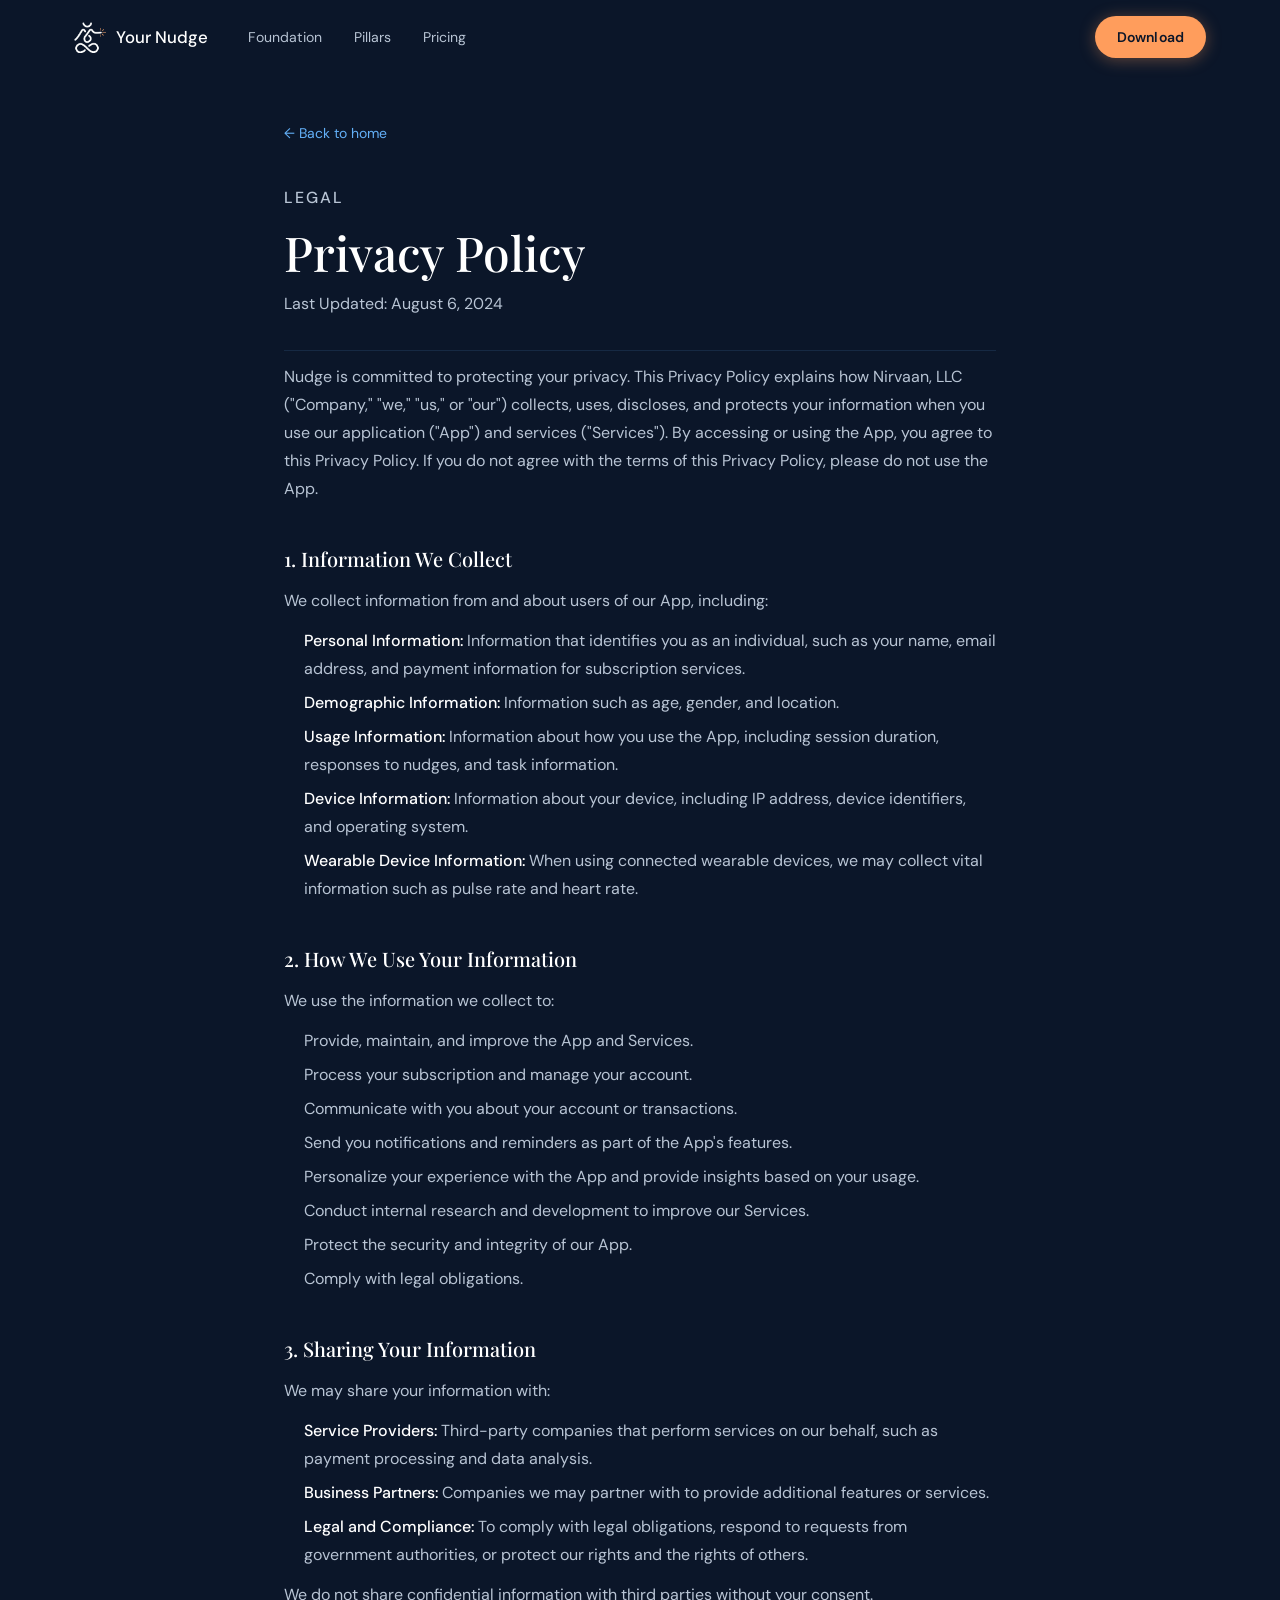
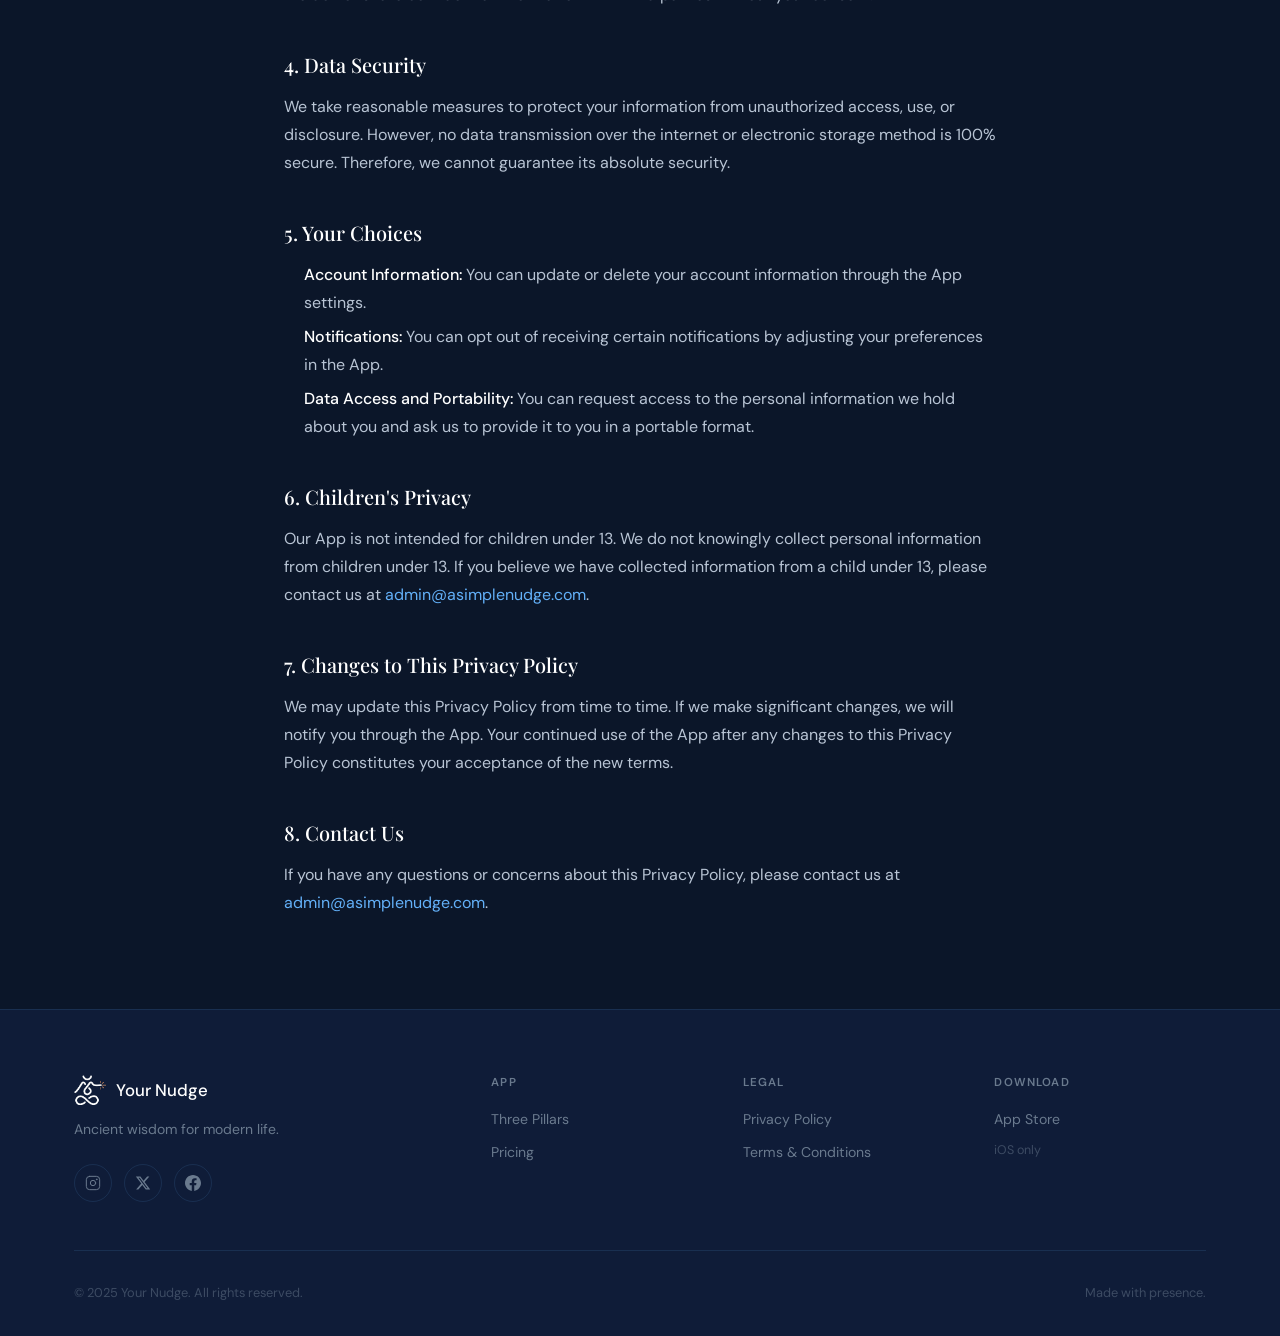
<file: privacy.html>
<!DOCTYPE html>
<html lang="en">
<head>
  <meta charset="UTF-8" />
  <meta name="viewport" content="width=device-width, initial-scale=1.0" />
  <title>Privacy Policy — Your Nudge</title>
  <meta name="description" content="Privacy Policy for Your Nudge, a mindfulness app by Nirvaan, LLC." />
  <link rel="preconnect" href="https://fonts.googleapis.com" />
  <link rel="preconnect" href="https://fonts.gstatic.com" crossorigin />
  <link href="https://fonts.googleapis.com/css2?family=Playfair+Display:ital,wght@0,400;0,500;0,700;1,400;1,500&family=DM+Sans:opsz,wght@9..40,300;9..40,400;9..40,500;9..40,600&display=swap" rel="stylesheet" />
  <link rel="stylesheet" href="css/styles.css" />
  <style>
    .legal {
      max-width: 760px;
      margin: 0 auto;
      padding: 120px 24px 80px;
    }
    .legal__eyebrow {
      font-family: 'DM Sans', sans-serif;
      font-size: 0.8rem;
      font-weight: 500;
      letter-spacing: 0.12em;
      text-transform: uppercase;
      color: var(--blue);
      margin-bottom: 16px;
    }
    .legal h1 {
      font-family: 'Playfair Display', serif;
      font-size: clamp(2rem, 5vw, 3rem);
      font-weight: 500;
      color: var(--text);
      margin-bottom: 8px;
      line-height: 1.2;
    }
    .legal__meta {
      font-size: 0.875rem;
      color: var(--text-dim);
      margin-bottom: 56px;
      padding-bottom: 32px;
      border-bottom: 1px solid var(--border);
    }
    .legal h2 {
      font-family: 'Playfair Display', serif;
      font-size: 1.25rem;
      font-weight: 500;
      color: var(--text);
      margin: 40px 0 12px;
    }
    .legal p,
    .legal li {
      font-family: 'DM Sans', sans-serif;
      font-size: 1rem;
      line-height: 1.75;
      color: var(--text-mid);
      margin-bottom: 12px;
    }
    .legal ul {
      padding-left: 20px;
      margin-bottom: 12px;
    }
    .legal li {
      margin-bottom: 6px;
    }
    .legal li strong {
      color: var(--text);
      font-weight: 500;
    }
    .legal a {
      color: var(--blue);
      text-decoration: none;
    }
    .legal a:hover {
      text-decoration: underline;
    }
    .legal__back {
      display: inline-flex;
      align-items: center;
      gap: 6px;
      font-family: 'DM Sans', sans-serif;
      font-size: 0.875rem;
      color: var(--text-dim);
      text-decoration: none;
      margin-bottom: 40px;
      transition: color 0.2s;
    }
    .legal__back:hover { color: var(--blue); }
  </style>
</head>
<body>

  <!-- NAV -->
  <nav class="nav" id="nav">
    <div class="nav__inner">
      <a href="/" class="nav__logo">
        <img src="assets/ic_nudge_logo.png" alt="Your Nudge logo mark" width="32" height="32" />
        <span>Your Nudge</span>
      </a>
      <ul class="nav__links">
        <li><a href="/#foundation" class="nav__link">Foundation</a></li>
        <li><a href="/#pillars" class="nav__link">Pillars</a></li>
        <li><a href="/#pricing" class="nav__link">Pricing</a></li>
      </ul>
      <a href="https://apps.apple.com/us/app/your-nudge/id6739236420" class="btn btn--nav" target="_blank" rel="noopener">Download</a>
      <button class="nav__burger" id="navBurger" aria-label="Toggle menu">
        <span></span><span></span><span></span>
      </button>
    </div>
  </nav>

  <!-- MOBILE MENU -->
  <div class="mobile-menu" id="mobileMenu">
    <ul>
      <li><a href="/#foundation">Foundation</a></li>
      <li><a href="/#pillars">Pillars</a></li>
      <li><a href="/#pricing">Pricing</a></li>
      <li><a href="https://apps.apple.com/us/app/your-nudge/id6739236420" target="_blank" rel="noopener">Download</a></li>
    </ul>
  </div>

  <main>
    <div class="legal">
      <a href="/" class="legal__back">← Back to home</a>
      <p class="legal__eyebrow">Legal</p>
      <h1>Privacy Policy</h1>
      <p class="legal__meta">Last Updated: August 6, 2024</p>

      <p>Nudge is committed to protecting your privacy. This Privacy Policy explains how Nirvaan, LLC ("Company," "we," "us," or "our") collects, uses, discloses, and protects your information when you use our application ("App") and services ("Services"). By accessing or using the App, you agree to this Privacy Policy. If you do not agree with the terms of this Privacy Policy, please do not use the App.</p>

      <h2>1. Information We Collect</h2>
      <p>We collect information from and about users of our App, including:</p>
      <ul>
        <li><strong>Personal Information:</strong> Information that identifies you as an individual, such as your name, email address, and payment information for subscription services.</li>
        <li><strong>Demographic Information:</strong> Information such as age, gender, and location.</li>
        <li><strong>Usage Information:</strong> Information about how you use the App, including session duration, responses to nudges, and task information.</li>
        <li><strong>Device Information:</strong> Information about your device, including IP address, device identifiers, and operating system.</li>
        <li><strong>Wearable Device Information:</strong> When using connected wearable devices, we may collect vital information such as pulse rate and heart rate.</li>
      </ul>

      <h2>2. How We Use Your Information</h2>
      <p>We use the information we collect to:</p>
      <ul>
        <li>Provide, maintain, and improve the App and Services.</li>
        <li>Process your subscription and manage your account.</li>
        <li>Communicate with you about your account or transactions.</li>
        <li>Send you notifications and reminders as part of the App's features.</li>
        <li>Personalize your experience with the App and provide insights based on your usage.</li>
        <li>Conduct internal research and development to improve our Services.</li>
        <li>Protect the security and integrity of our App.</li>
        <li>Comply with legal obligations.</li>
      </ul>

      <h2>3. Sharing Your Information</h2>
      <p>We may share your information with:</p>
      <ul>
        <li><strong>Service Providers:</strong> Third-party companies that perform services on our behalf, such as payment processing and data analysis.</li>
        <li><strong>Business Partners:</strong> Companies we may partner with to provide additional features or services.</li>
        <li><strong>Legal and Compliance:</strong> To comply with legal obligations, respond to requests from government authorities, or protect our rights and the rights of others.</li>
      </ul>
      <p>We do not share confidential information with third parties without your consent.</p>

      <h2>4. Data Security</h2>
      <p>We take reasonable measures to protect your information from unauthorized access, use, or disclosure. However, no data transmission over the internet or electronic storage method is 100% secure. Therefore, we cannot guarantee its absolute security.</p>

      <h2>5. Your Choices</h2>
      <ul>
        <li><strong>Account Information:</strong> You can update or delete your account information through the App settings.</li>
        <li><strong>Notifications:</strong> You can opt out of receiving certain notifications by adjusting your preferences in the App.</li>
        <li><strong>Data Access and Portability:</strong> You can request access to the personal information we hold about you and ask us to provide it to you in a portable format.</li>
      </ul>

      <h2>6. Children's Privacy</h2>
      <p>Our App is not intended for children under 13. We do not knowingly collect personal information from children under 13. If you believe we have collected information from a child under 13, please contact us at <a href="mailto:admin@asimplenudge.com">admin@asimplenudge.com</a>.</p>

      <h2>7. Changes to This Privacy Policy</h2>
      <p>We may update this Privacy Policy from time to time. If we make significant changes, we will notify you through the App. Your continued use of the App after any changes to this Privacy Policy constitutes your acceptance of the new terms.</p>

      <h2>8. Contact Us</h2>
      <p>If you have any questions or concerns about this Privacy Policy, please contact us at <a href="mailto:admin@asimplenudge.com">admin@asimplenudge.com</a>.</p>
    </div>
  </main>

  <!-- FOOTER -->
  <footer class="footer">
    <div class="container">
      <div class="footer__top">
        <div class="footer__brand">
          <a href="/" class="nav__logo">
            <img src="assets/ic_nudge_logo.png" alt="Your Nudge logo mark" width="28" height="28" />
            <span>Your Nudge</span>
          </a>
          <p>Ancient wisdom for modern life.</p>
          <div class="footer__social">
            <a href="https://www.instagram.com/a.simple.nudge/" aria-label="Instagram" target="_blank" rel="noopener">
              <svg viewBox="0 0 24 24" fill="none" stroke="currentColor" stroke-width="1.5" stroke-linecap="round" stroke-linejoin="round"><rect x="2" y="2" width="20" height="20" rx="5"/><circle cx="12" cy="12" r="4"/><circle cx="17.5" cy="6.5" r="0.5" fill="currentColor"/></svg>
            </a>
            <a href="https://x.com/simplenudge" aria-label="X / Twitter" target="_blank" rel="noopener">
              <svg viewBox="0 0 24 24" fill="currentColor"><path d="M18.244 2.25h3.308l-7.227 8.26 8.502 11.24H16.17l-5.214-6.817L4.99 21.75H1.68l7.73-8.835L1.254 2.25H8.08l4.713 6.231zm-1.161 17.52h1.833L7.084 4.126H5.117z"/></svg>
            </a>
            <a href="https://www.facebook.com/ASimpleNudge" aria-label="Facebook" target="_blank" rel="noopener">
              <svg viewBox="0 0 24 24" fill="currentColor"><path d="M24 12.073c0-6.627-5.373-12-12-12s-12 5.373-12 12c0 5.99 4.388 10.954 10.125 11.854v-8.385H7.078v-3.47h3.047V9.43c0-3.007 1.792-4.669 4.533-4.669 1.312 0 2.686.235 2.686.235v2.953H15.83c-1.491 0-1.956.925-1.956 1.874v2.25h3.328l-.532 3.47h-2.796v8.385C19.612 23.027 24 18.062 24 12.073z"/></svg>
            </a>
          </div>
        </div>
        <div class="footer__nav">
          <div class="footer__col">
            <h4>App</h4>
            <a href="/#pillars">Three Pillars</a>
            <a href="/#pricing">Pricing</a>
          </div>
          <div class="footer__col">
            <h4>Legal</h4>
            <a href="/privacy.html">Privacy Policy</a>
            <a href="/terms.html">Terms &amp; Conditions</a>
          </div>
          <div class="footer__col">
            <h4>Download</h4>
            <a href="https://apps.apple.com/us/app/your-nudge/id6739236420" target="_blank" rel="noopener">App Store</a>
            <p class="footer__ios">iOS only</p>
          </div>
        </div>
      </div>
      <div class="footer__bottom">
        <p>&copy; 2025 Your Nudge. All rights reserved.</p>
        <p>Made with presence.</p>
      </div>
    </div>
  </footer>

  <script src="js/main.js"></script>
</body>
</html>
</file>
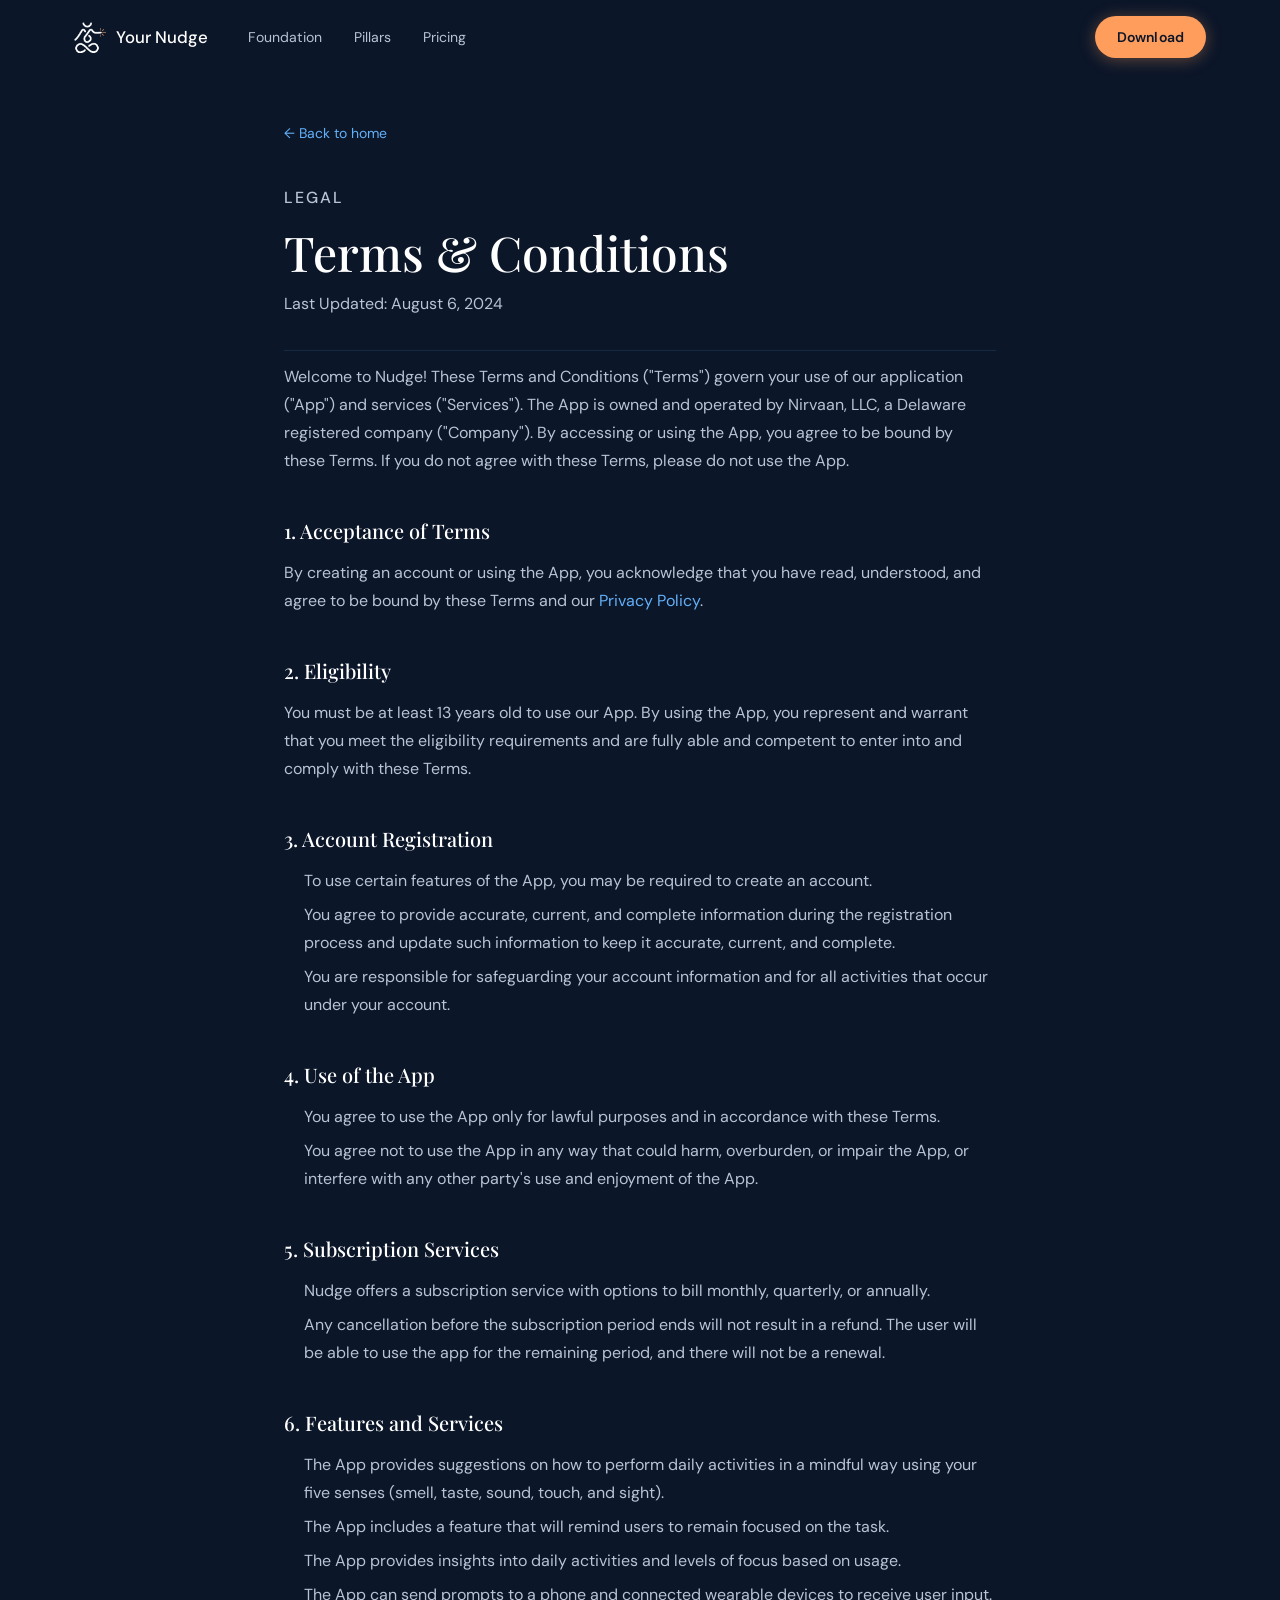
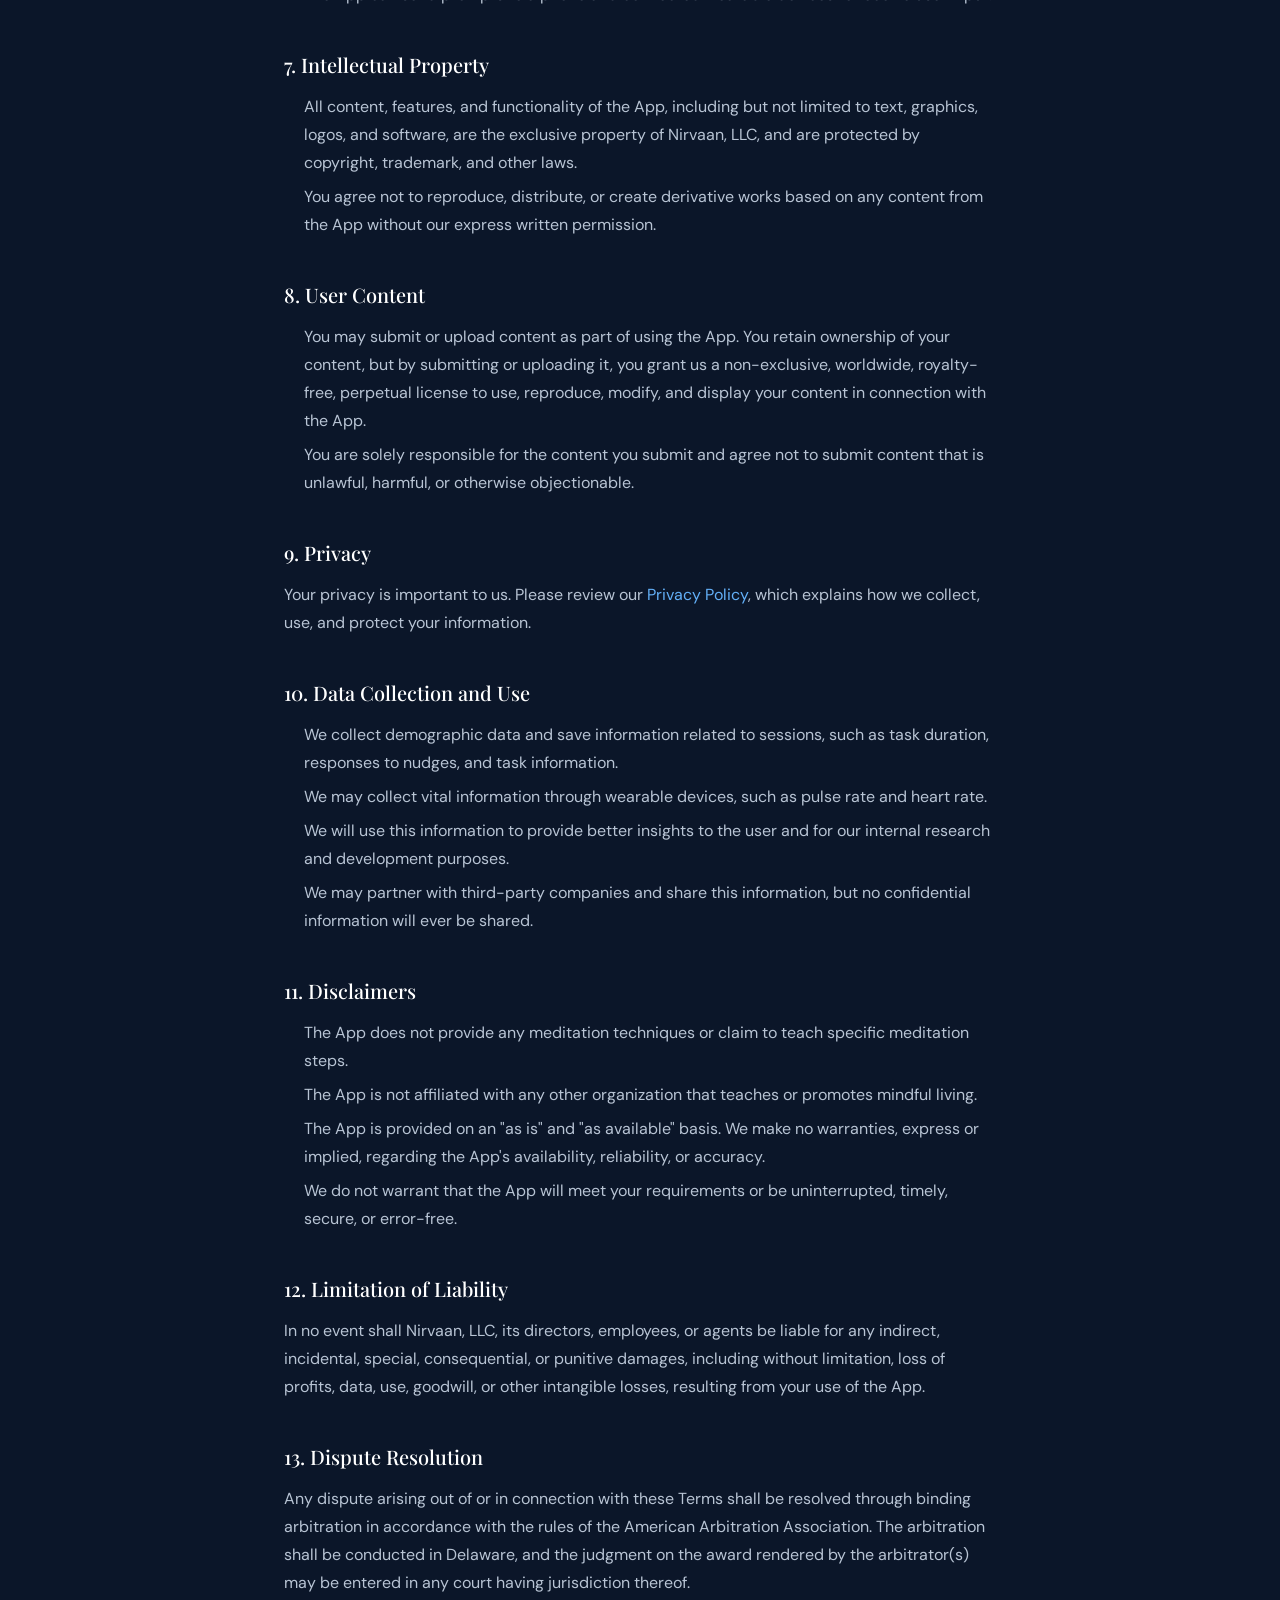
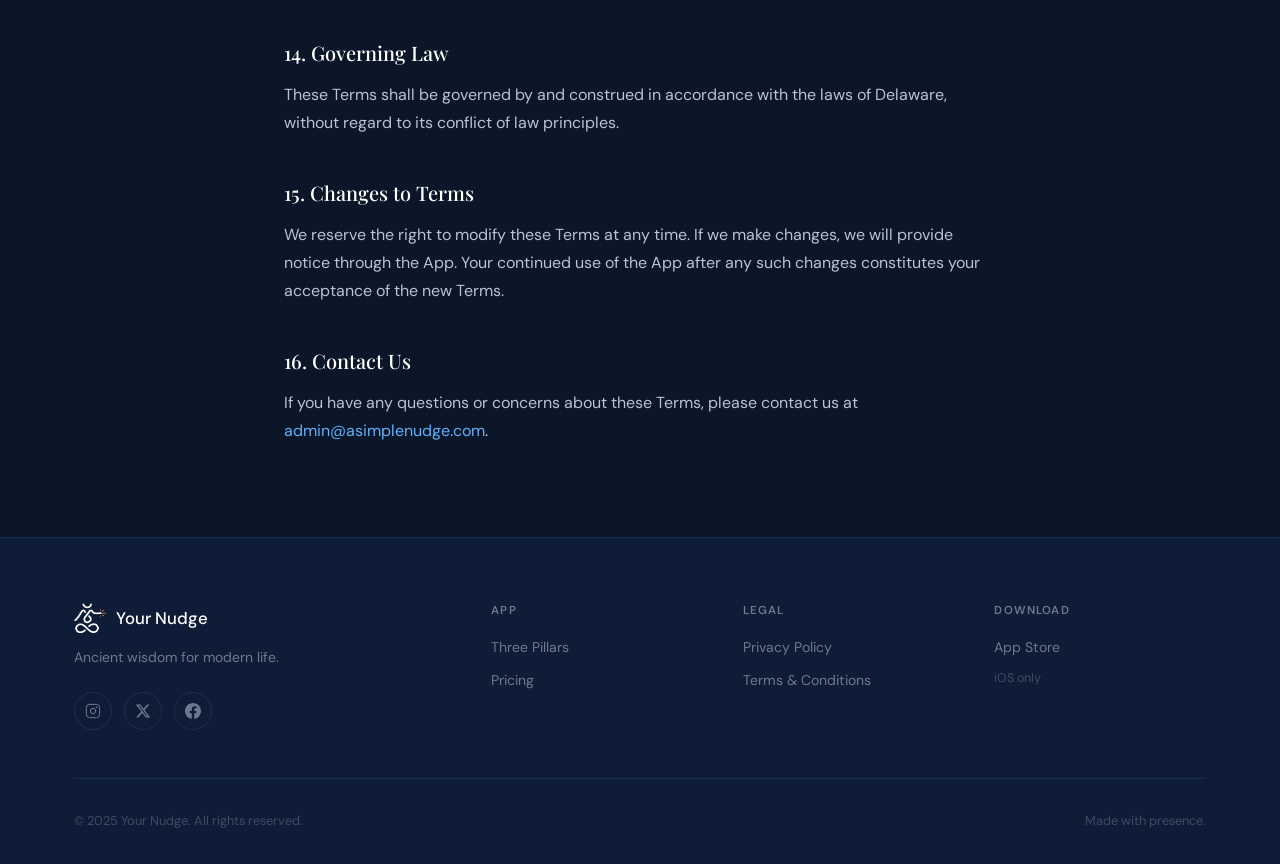
<file: terms.html>
<!DOCTYPE html>
<html lang="en">
<head>
  <meta charset="UTF-8" />
  <meta name="viewport" content="width=device-width, initial-scale=1.0" />
  <title>Terms &amp; Conditions — Your Nudge</title>
  <meta name="description" content="Terms and Conditions for Your Nudge, a mindfulness app by Nirvaan, LLC." />
  <link rel="preconnect" href="https://fonts.googleapis.com" />
  <link rel="preconnect" href="https://fonts.gstatic.com" crossorigin />
  <link href="https://fonts.googleapis.com/css2?family=Playfair+Display:ital,wght@0,400;0,500;0,700;1,400;1,500&family=DM+Sans:opsz,wght@9..40,300;9..40,400;9..40,500;9..40,600&display=swap" rel="stylesheet" />
  <link rel="stylesheet" href="css/styles.css" />
  <style>
    .legal {
      max-width: 760px;
      margin: 0 auto;
      padding: 120px 24px 80px;
    }
    .legal__eyebrow {
      font-family: 'DM Sans', sans-serif;
      font-size: 0.8rem;
      font-weight: 500;
      letter-spacing: 0.12em;
      text-transform: uppercase;
      color: var(--blue);
      margin-bottom: 16px;
    }
    .legal h1 {
      font-family: 'Playfair Display', serif;
      font-size: clamp(2rem, 5vw, 3rem);
      font-weight: 500;
      color: var(--text);
      margin-bottom: 8px;
      line-height: 1.2;
    }
    .legal__meta {
      font-size: 0.875rem;
      color: var(--text-dim);
      margin-bottom: 56px;
      padding-bottom: 32px;
      border-bottom: 1px solid var(--border);
    }
    .legal h2 {
      font-family: 'Playfair Display', serif;
      font-size: 1.25rem;
      font-weight: 500;
      color: var(--text);
      margin: 40px 0 12px;
    }
    .legal p,
    .legal li {
      font-family: 'DM Sans', sans-serif;
      font-size: 1rem;
      line-height: 1.75;
      color: var(--text-mid);
      margin-bottom: 12px;
    }
    .legal ul {
      padding-left: 20px;
      margin-bottom: 12px;
    }
    .legal li {
      margin-bottom: 6px;
    }
    .legal li strong {
      color: var(--text);
      font-weight: 500;
    }
    .legal a {
      color: var(--blue);
      text-decoration: none;
    }
    .legal a:hover {
      text-decoration: underline;
    }
    .legal__back {
      display: inline-flex;
      align-items: center;
      gap: 6px;
      font-family: 'DM Sans', sans-serif;
      font-size: 0.875rem;
      color: var(--text-dim);
      text-decoration: none;
      margin-bottom: 40px;
      transition: color 0.2s;
    }
    .legal__back:hover { color: var(--blue); }
  </style>
</head>
<body>

  <!-- NAV -->
  <nav class="nav" id="nav">
    <div class="nav__inner">
      <a href="/" class="nav__logo">
        <img src="assets/ic_nudge_logo.png" alt="Your Nudge logo mark" width="32" height="32" />
        <span>Your Nudge</span>
      </a>
      <ul class="nav__links">
        <li><a href="/#foundation" class="nav__link">Foundation</a></li>
        <li><a href="/#pillars" class="nav__link">Pillars</a></li>
        <li><a href="/#pricing" class="nav__link">Pricing</a></li>
      </ul>
      <a href="https://apps.apple.com/us/app/your-nudge/id6739236420" class="btn btn--nav" target="_blank" rel="noopener">Download</a>
      <button class="nav__burger" id="navBurger" aria-label="Toggle menu">
        <span></span><span></span><span></span>
      </button>
    </div>
  </nav>

  <!-- MOBILE MENU -->
  <div class="mobile-menu" id="mobileMenu">
    <ul>
      <li><a href="/#foundation">Foundation</a></li>
      <li><a href="/#pillars">Pillars</a></li>
      <li><a href="/#pricing">Pricing</a></li>
      <li><a href="https://apps.apple.com/us/app/your-nudge/id6739236420" target="_blank" rel="noopener">Download</a></li>
    </ul>
  </div>

  <main>
    <div class="legal">
      <a href="/" class="legal__back">← Back to home</a>
      <p class="legal__eyebrow">Legal</p>
      <h1>Terms &amp; Conditions</h1>
      <p class="legal__meta">Last Updated: August 6, 2024</p>

      <p>Welcome to Nudge! These Terms and Conditions ("Terms") govern your use of our application ("App") and services ("Services"). The App is owned and operated by Nirvaan, LLC, a Delaware registered company ("Company"). By accessing or using the App, you agree to be bound by these Terms. If you do not agree with these Terms, please do not use the App.</p>

      <h2>1. Acceptance of Terms</h2>
      <p>By creating an account or using the App, you acknowledge that you have read, understood, and agree to be bound by these Terms and our <a href="/privacy.html">Privacy Policy</a>.</p>

      <h2>2. Eligibility</h2>
      <p>You must be at least 13 years old to use our App. By using the App, you represent and warrant that you meet the eligibility requirements and are fully able and competent to enter into and comply with these Terms.</p>

      <h2>3. Account Registration</h2>
      <ul>
        <li>To use certain features of the App, you may be required to create an account.</li>
        <li>You agree to provide accurate, current, and complete information during the registration process and update such information to keep it accurate, current, and complete.</li>
        <li>You are responsible for safeguarding your account information and for all activities that occur under your account.</li>
      </ul>

      <h2>4. Use of the App</h2>
      <ul>
        <li>You agree to use the App only for lawful purposes and in accordance with these Terms.</li>
        <li>You agree not to use the App in any way that could harm, overburden, or impair the App, or interfere with any other party's use and enjoyment of the App.</li>
      </ul>

      <h2>5. Subscription Services</h2>
      <ul>
        <li>Nudge offers a subscription service with options to bill monthly, quarterly, or annually.</li>
        <li>Any cancellation before the subscription period ends will not result in a refund. The user will be able to use the app for the remaining period, and there will not be a renewal.</li>
      </ul>

      <h2>6. Features and Services</h2>
      <ul>
        <li>The App provides suggestions on how to perform daily activities in a mindful way using your five senses (smell, taste, sound, touch, and sight).</li>
        <li>The App includes a feature that will remind users to remain focused on the task.</li>
        <li>The App provides insights into daily activities and levels of focus based on usage.</li>
        <li>The App can send prompts to a phone and connected wearable devices to receive user input.</li>
      </ul>

      <h2>7. Intellectual Property</h2>
      <ul>
        <li>All content, features, and functionality of the App, including but not limited to text, graphics, logos, and software, are the exclusive property of Nirvaan, LLC, and are protected by copyright, trademark, and other laws.</li>
        <li>You agree not to reproduce, distribute, or create derivative works based on any content from the App without our express written permission.</li>
      </ul>

      <h2>8. User Content</h2>
      <ul>
        <li>You may submit or upload content as part of using the App. You retain ownership of your content, but by submitting or uploading it, you grant us a non-exclusive, worldwide, royalty-free, perpetual license to use, reproduce, modify, and display your content in connection with the App.</li>
        <li>You are solely responsible for the content you submit and agree not to submit content that is unlawful, harmful, or otherwise objectionable.</li>
      </ul>

      <h2>9. Privacy</h2>
      <p>Your privacy is important to us. Please review our <a href="/privacy.html">Privacy Policy</a>, which explains how we collect, use, and protect your information.</p>

      <h2>10. Data Collection and Use</h2>
      <ul>
        <li>We collect demographic data and save information related to sessions, such as task duration, responses to nudges, and task information.</li>
        <li>We may collect vital information through wearable devices, such as pulse rate and heart rate.</li>
        <li>We will use this information to provide better insights to the user and for our internal research and development purposes.</li>
        <li>We may partner with third-party companies and share this information, but no confidential information will ever be shared.</li>
      </ul>

      <h2>11. Disclaimers</h2>
      <ul>
        <li>The App does not provide any meditation techniques or claim to teach specific meditation steps.</li>
        <li>The App is not affiliated with any other organization that teaches or promotes mindful living.</li>
        <li>The App is provided on an "as is" and "as available" basis. We make no warranties, express or implied, regarding the App's availability, reliability, or accuracy.</li>
        <li>We do not warrant that the App will meet your requirements or be uninterrupted, timely, secure, or error-free.</li>
      </ul>

      <h2>12. Limitation of Liability</h2>
      <p>In no event shall Nirvaan, LLC, its directors, employees, or agents be liable for any indirect, incidental, special, consequential, or punitive damages, including without limitation, loss of profits, data, use, goodwill, or other intangible losses, resulting from your use of the App.</p>

      <h2>13. Dispute Resolution</h2>
      <p>Any dispute arising out of or in connection with these Terms shall be resolved through binding arbitration in accordance with the rules of the American Arbitration Association. The arbitration shall be conducted in Delaware, and the judgment on the award rendered by the arbitrator(s) may be entered in any court having jurisdiction thereof.</p>

      <h2>14. Governing Law</h2>
      <p>These Terms shall be governed by and construed in accordance with the laws of Delaware, without regard to its conflict of law principles.</p>

      <h2>15. Changes to Terms</h2>
      <p>We reserve the right to modify these Terms at any time. If we make changes, we will provide notice through the App. Your continued use of the App after any such changes constitutes your acceptance of the new Terms.</p>

      <h2>16. Contact Us</h2>
      <p>If you have any questions or concerns about these Terms, please contact us at <a href="mailto:admin@asimplenudge.com">admin@asimplenudge.com</a>.</p>
    </div>
  </main>

  <!-- FOOTER -->
  <footer class="footer">
    <div class="container">
      <div class="footer__top">
        <div class="footer__brand">
          <a href="/" class="nav__logo">
            <img src="assets/ic_nudge_logo.png" alt="Your Nudge logo mark" width="28" height="28" />
            <span>Your Nudge</span>
          </a>
          <p>Ancient wisdom for modern life.</p>
          <div class="footer__social">
            <a href="https://www.instagram.com/a.simple.nudge/" aria-label="Instagram" target="_blank" rel="noopener">
              <svg viewBox="0 0 24 24" fill="none" stroke="currentColor" stroke-width="1.5" stroke-linecap="round" stroke-linejoin="round"><rect x="2" y="2" width="20" height="20" rx="5"/><circle cx="12" cy="12" r="4"/><circle cx="17.5" cy="6.5" r="0.5" fill="currentColor"/></svg>
            </a>
            <a href="https://x.com/simplenudge" aria-label="X / Twitter" target="_blank" rel="noopener">
              <svg viewBox="0 0 24 24" fill="currentColor"><path d="M18.244 2.25h3.308l-7.227 8.26 8.502 11.24H16.17l-5.214-6.817L4.99 21.75H1.68l7.73-8.835L1.254 2.25H8.08l4.713 6.231zm-1.161 17.52h1.833L7.084 4.126H5.117z"/></svg>
            </a>
            <a href="https://www.facebook.com/ASimpleNudge" aria-label="Facebook" target="_blank" rel="noopener">
              <svg viewBox="0 0 24 24" fill="currentColor"><path d="M24 12.073c0-6.627-5.373-12-12-12s-12 5.373-12 12c0 5.99 4.388 10.954 10.125 11.854v-8.385H7.078v-3.47h3.047V9.43c0-3.007 1.792-4.669 4.533-4.669 1.312 0 2.686.235 2.686.235v2.953H15.83c-1.491 0-1.956.925-1.956 1.874v2.25h3.328l-.532 3.47h-2.796v8.385C19.612 23.027 24 18.062 24 12.073z"/></svg>
            </a>
          </div>
        </div>
        <div class="footer__nav">
          <div class="footer__col">
            <h4>App</h4>
            <a href="/#pillars">Three Pillars</a>
            <a href="/#pricing">Pricing</a>
          </div>
          <div class="footer__col">
            <h4>Legal</h4>
            <a href="/privacy.html">Privacy Policy</a>
            <a href="/terms.html">Terms &amp; Conditions</a>
          </div>
          <div class="footer__col">
            <h4>Download</h4>
            <a href="https://apps.apple.com/us/app/your-nudge/id6739236420" target="_blank" rel="noopener">App Store</a>
            <p class="footer__ios">iOS only</p>
          </div>
        </div>
      </div>
      <div class="footer__bottom">
        <p>&copy; 2025 Your Nudge. All rights reserved.</p>
        <p>Made with presence.</p>
      </div>
    </div>
  </footer>

  <script src="js/main.js"></script>
</body>
</html>
</file>
<file: css/styles.css>
/* ============================================================
   YOUR NUDGE — Design System & Styles
   Colors sourced directly from app source (Colors.xcassets)
   Primary: #1D365D  PrimaryDark: #0F1C38
   Secondary (accent blue): #63B0F8
   Orange accent: #FF9D5C
   Teal: #71CAEE  Sage: #83C59B
   ============================================================ */

/* ---------- Custom Properties ---------- */
:root {
  --bg:          #0B1629;
  --bg-alt:      #0F1C38;
  --bg-card:     #1A2D52;
  --bg-panel:    #1D365D;
  --blue:        #63B0F8;
  --blue-dim:    rgba(99,176,248,0.15);
  --orange:      #FF9D5C;
  --orange-dim:  rgba(255,157,92,0.15);
  --teal:        #71CAEE;
  --sage:        #83C59B;
  --yellow:      #FFE16A;
  --text:        #FFFFFF;
  --text-mid:    #B8C4D4;
  --text-dim:    #6A7A8E;
  --border:      rgba(99,176,248,0.12);
  --border-warm: rgba(255,157,92,0.2);
  --white:       #FFFFFF;

  --ff-serif: 'Playfair Display', Georgia, serif;
  --ff-sans:  'DM Sans', system-ui, sans-serif;

  --r-sm:  8px;
  --r-md:  16px;
  --r-lg:  24px;
  --r-xl:  40px;
  --r-full:9999px;

  --shadow-sm: 0 2px 12px rgba(0,0,0,0.3);
  --shadow-md: 0 8px 40px rgba(0,0,0,0.4);
  --shadow-lg: 0 24px 80px rgba(0,0,0,0.5);
  --glow-blue: 0 0 40px rgba(99,176,248,0.15);
  --glow-orange: 0 0 40px rgba(255,157,92,0.2);

  --ease-out: cubic-bezier(0.16, 1, 0.3, 1);
  --ease-in-out: cubic-bezier(0.45, 0, 0.55, 1);
}

/* ---------- Reset ---------- */
*, *::before, *::after { box-sizing: border-box; margin: 0; padding: 0; }
html { scroll-behavior: smooth; font-size: 16px; }
body {
  font-family: var(--ff-sans);
  background: var(--bg);
  color: var(--text);
  line-height: 1.6;
  overflow-x: hidden;
}
img, svg { display: block; max-width: 100%; }
a { text-decoration: none; color: inherit; }
ul { list-style: none; }
button { cursor: pointer; border: none; background: none; font-family: inherit; }

/* ---------- Container ---------- */
.container {
  width: 100%;
  max-width: 1180px;
  margin: 0 auto;
  padding: 0 24px;
}

/* ---------- Buttons ---------- */
.btn {
  display: inline-flex;
  align-items: center;
  gap: 8px;
  padding: 14px 28px;
  border-radius: var(--r-full);
  font-family: var(--ff-sans);
  font-size: 0.95rem;
  font-weight: 500;
  letter-spacing: 0.01em;
  transition: all 0.25s var(--ease-out);
  white-space: nowrap;
}
.btn--primary {
  background: var(--orange);
  color: #0B1629;
  font-weight: 600;
  box-shadow: 0 4px 24px rgba(255,157,92,0.4);
}
.btn--primary:hover {
  background: #ffb07a;
  transform: translateY(-2px);
  box-shadow: 0 8px 32px rgba(255,157,92,0.5);
}
.btn--ghost {
  background: transparent;
  color: var(--text-mid);
  border: 1.5px solid var(--border);
}
.btn--ghost:hover {
  color: var(--white);
  border-color: rgba(255,255,255,0.3);
  background: rgba(255,255,255,0.05);
  transform: translateY(-2px);
}
.btn--secondary {
  background: transparent;
  color: var(--blue);
  border: 1.5px solid rgba(99,176,248,0.45);
}
.btn--secondary:hover {
  color: var(--white);
  border-color: var(--blue);
  background: rgba(99,176,248,0.1);
  transform: translateY(-2px);
}
.btn--outline {
  background: transparent;
  color: var(--blue);
  border: 1.5px solid var(--blue);
}
.btn--outline:hover {
  background: var(--blue);
  color: var(--bg);
  transform: translateY(-2px);
}
.btn--nav {
  padding: 10px 22px;
  font-size: 0.875rem;
  background: var(--orange);
  color: #0B1629;
  font-weight: 600;
  border-radius: var(--r-full);
  box-shadow: 0 2px 16px rgba(255,157,92,0.35);
}
.btn--nav:hover {
  background: #ffb07a;
  transform: translateY(-1px);
}
.btn--lg {
  padding: 18px 40px;
  font-size: 1.05rem;
}

/* ---------- Section Header ---------- */
.section-head {
  text-align: center;
  max-width: 640px;
  margin: 0 auto 64px;
}
.section-head h2 {
  font-family: var(--ff-serif);
  font-size: clamp(2rem, 4vw, 3rem);
  line-height: 1.15;
  margin: 16px 0 20px;
  color: var(--white);
}
.section-head p {
  color: var(--text-mid);
  font-size: 1.05rem;
  line-height: 1.7;
}
.tag {
  display: inline-block;
  padding: 6px 16px;
  background: var(--blue-dim);
  color: var(--blue);
  border-radius: var(--r-full);
  font-size: 0.78rem;
  font-weight: 600;
  letter-spacing: 0.08em;
  text-transform: uppercase;
  border: 1px solid rgba(99,176,248,0.2);
}
.tag--orange {
  background: var(--orange-dim);
  color: var(--orange);
  border-color: rgba(255,157,92,0.2);
}

/* ---------- Scroll Reveal ---------- */
.reveal {
  opacity: 0;
  transform: translateY(32px);
  transition: opacity 0.7s var(--ease-out), transform 0.7s var(--ease-out);
}
.reveal.is-visible {
  opacity: 1;
  transform: translateY(0);
}
.reveal--d1 { transition-delay: 0.1s; }
.reveal--d2 { transition-delay: 0.2s; }
.reveal--d3 { transition-delay: 0.3s; }
.reveal--d4 { transition-delay: 0.4s; }

/* ============================================================
   NAV
   ============================================================ */
.nav {
  position: fixed;
  top: 0; left: 0; right: 0;
  z-index: 100;
  padding: 16px 0;
  transition: background 0.3s, box-shadow 0.3s, padding 0.3s;
}
.nav.scrolled {
  background: rgba(11,22,41,0.92);
  backdrop-filter: blur(16px);
  -webkit-backdrop-filter: blur(16px);
  box-shadow: 0 1px 0 rgba(99,176,248,0.1), 0 4px 24px rgba(0,0,0,0.4);
  padding: 10px 0;
}
.nav__inner {
  max-width: 1180px;
  margin: 0 auto;
  padding: 0 24px;
  display: flex;
  align-items: center;
  gap: 40px;
}
.nav__logo {
  display: flex;
  align-items: center;
  gap: 10px;
  font-family: var(--ff-sans);
  font-size: 1.05rem;
  font-weight: 500;
  color: var(--white);
  flex-shrink: 0;
}
.nav__logo img {
  width: 32px;
  height: 32px;
  object-fit: contain;
}
.nav__links {
  display: flex;
  gap: 32px;
  flex: 1;
}
.nav__link {
  font-size: 0.88rem;
  font-weight: 400;
  color: var(--text-mid);
  transition: color 0.2s;
  position: relative;
}
.nav__link::after {
  content: '';
  position: absolute;
  bottom: -2px; left: 0; right: 0;
  height: 1px;
  background: var(--blue);
  transform: scaleX(0);
  transition: transform 0.25s var(--ease-out);
  transform-origin: left;
}
.nav__link:hover { color: var(--white); }
.nav__link:hover::after { transform: scaleX(1); }
.nav__burger {
  display: none;
  flex-direction: column;
  gap: 5px;
  padding: 4px;
  margin-left: auto;
}
.nav__burger span {
  display: block;
  width: 22px; height: 2px;
  background: var(--text-mid);
  border-radius: 2px;
  transition: all 0.25s;
}
.nav__burger.open span:nth-child(1) { transform: translateY(7px) rotate(45deg); background: var(--white); }
.nav__burger.open span:nth-child(2) { opacity: 0; }
.nav__burger.open span:nth-child(3) { transform: translateY(-7px) rotate(-45deg); background: var(--white); }

/* ---------- Mobile Menu ---------- */
.mobile-menu {
  display: none;
  position: fixed;
  top: 0; left: 0; right: 0; bottom: 0;
  background: var(--bg-alt);
  z-index: 99;
  padding: 100px 32px 40px;
  flex-direction: column;
}
.mobile-menu.open { display: flex; }
.mobile-menu ul { display: flex; flex-direction: column; gap: 0; }
.mobile-menu a {
  display: block;
  padding: 18px 0;
  font-family: var(--ff-serif);
  font-size: 1.6rem;
  color: var(--text-mid);
  border-bottom: 1px solid var(--border);
  transition: color 0.2s;
}
.mobile-menu a:hover { color: var(--white); }

/* ============================================================
   HERO
   ============================================================ */
.hero {
  position: relative;
  min-height: 100svh;
  display: flex;
  flex-direction: column;
  align-items: center;
  justify-content: center;
  overflow: hidden;
  padding: 140px 24px 100px;
}
.hero__bg {
  position: absolute;
  inset: 0;
  display: flex;
  align-items: center;
  justify-content: center;
  pointer-events: none;
}
.hero__bg-img {
  width: 100%;
  height: 100%;
  object-fit: cover;
  object-position: center;
  opacity: 0.40;
  filter: grayscale(1);
  mask-image: radial-gradient(ellipse 62% 68% at 50% 50%, transparent 0%, transparent 45%, black 78%);
  -webkit-mask-image: radial-gradient(ellipse 62% 68% at 50% 50%, transparent 0%, transparent 45%, black 78%);
}
.hero__bg-overlay {
  position: absolute;
  inset: 0;
  background: linear-gradient(
    to bottom,
    transparent 0%,
    transparent 55%,
    rgba(11,22,41,0.7) 82%,
    rgba(11,22,41,0.98) 100%
  );
}
.hero .container { position: relative; z-index: 1; }
.hero__content {
  text-align: center;
  max-width: 680px;
  margin: 0 auto;
}
.hero__badge {
  display: inline-block;
  padding: 8px 18px;
  background: rgba(255,157,92,0.12);
  color: var(--orange);
  border: 1px solid rgba(255,157,92,0.25);
  border-radius: var(--r-full);
  font-size: 0.78rem;
  font-weight: 600;
  letter-spacing: 0.1em;
  text-transform: uppercase;
  margin-bottom: 24px;
}
.hero__title {
  font-family: var(--ff-serif);
  font-size: clamp(2.8rem, 6vw, 4.8rem);
  font-weight: 400;
  line-height: 1.1;
  color: var(--white);
  margin-bottom: 24px;
}
.hero__title em {
  font-style: italic;
  color: var(--blue);
}
.hero__sub {
  font-size: clamp(1rem, 1.8vw, 1.15rem);
  color: var(--text-mid);
  line-height: 1.75;
  margin-bottom: 40px;
  max-width: 520px;
  margin-left: auto;
  margin-right: auto;
}
.hero__actions {
  display: flex;
  gap: 16px;
  justify-content: center;
  flex-wrap: wrap;
  margin-bottom: 20px;
}
.hero__meta {
  font-size: 0.82rem;
  color: var(--text-dim);
  letter-spacing: 0.02em;
}
.hero__scroll {
  position: absolute;
  bottom: 32px; left: 50%;
  transform: translateX(-50%);
  z-index: 1;
}
.scroll-indicator {
  width: 26px; height: 42px;
  border: 1.5px solid rgba(255,255,255,0.15);
  border-radius: var(--r-full);
  display: flex;
  justify-content: center;
  padding: 6px 0;
}
.scroll-indicator__dot {
  width: 4px; height: 8px;
  background: var(--orange);
  border-radius: var(--r-full);
  animation: scrollBounce 1.8s ease-in-out infinite;
}
@keyframes scrollBounce {
  0%, 100% { transform: translateY(0); opacity: 1; }
  50%       { transform: translateY(12px); opacity: 0.3; }
}

/* ============================================================
   STATS
   ============================================================ */
.stats {
  background: var(--bg-alt);
  border-top: 1px solid var(--border);
  border-bottom: 1px solid var(--border);
  padding: 56px 0;
}
.stats__grid {
  display: grid;
  grid-template-columns: repeat(4, 1fr);
  gap: 1px;
  background: var(--border);
  border-radius: var(--r-lg);
  overflow: hidden;
}
.stat {
  background: var(--bg-alt);
  padding: 32px 24px;
  text-align: center;
  transition: background 0.2s;
}
.stat:hover { background: var(--bg-card); }
.stat__n {
  display: block;
  font-family: var(--ff-serif);
  font-size: 2.8rem;
  font-weight: 500;
  color: var(--orange);
  line-height: 1;
  margin-bottom: 8px;
}
.stat__l {
  font-size: 0.8rem;
  color: var(--text-dim);
  letter-spacing: 0.06em;
  text-transform: uppercase;
}

/* ============================================================
   FEATURES / THREE PILLARS
   ============================================================ */
.features {
  padding: 120px 0;
  background: linear-gradient(to bottom, var(--bg), var(--bg-alt) 80px, var(--bg-alt));
}
.features__grid {
  display: grid;
  grid-template-columns: repeat(3, 1fr);
  gap: 20px;
}
.fcard {
  background: var(--bg-card);
  border: 1px solid var(--border);
  border-radius: var(--r-lg);
  padding: 48px 36px;
  display: flex;
  flex-direction: column;
  position: relative;
  overflow: hidden;
  transition: transform 0.3s var(--ease-out), box-shadow 0.3s, border-color 0.3s;
}
.fcard::after {
  content: '';
  position: absolute;
  top: 0; left: 0; right: 0;
  height: 2px;
  background: linear-gradient(90deg, var(--blue), var(--teal));
  opacity: 0;
  transition: opacity 0.3s;
}
.fcard:hover {
  transform: translateY(-6px);
  box-shadow: var(--shadow-lg), var(--glow-blue);
  border-color: rgba(99,176,248,0.25);
}
.fcard:hover::after { opacity: 1; }
.fcard__icon {
  width: 72px;
  height: 72px;
  margin-bottom: 28px;
  flex-shrink: 0;
}
.fcard__icon img {
  width: 100%;
  height: 100%;
  object-fit: contain;
}
.fcard__num {
  font-family: var(--ff-serif);
  font-size: 0.75rem;
  color: var(--text-dim);
  letter-spacing: 0.12em;
  margin-bottom: 12px;
}
.fcard h3 {
  font-family: var(--ff-serif);
  font-size: 1.65rem;
  line-height: 1.2;
  font-weight: 400;
  color: var(--white);
  margin-bottom: 16px;
}
.fcard p {
  font-size: 0.92rem;
  line-height: 1.75;
  color: var(--text-mid);
  flex: 1;
  margin-bottom: 24px;
}
.fcard__pill {
  display: inline-block;
  padding: 6px 14px;
  background: var(--blue-dim);
  border: 1px solid rgba(99,176,248,0.2);
  border-radius: var(--r-full);
  font-size: 0.78rem;
  font-weight: 500;
  color: var(--blue);
  align-self: flex-start;
}

/* Clickable pillar cards */
a.fcard {
  cursor: pointer;
}
.fcard__explore {
  margin-top: 16px;
  font-size: 0.78rem;
  color: var(--blue);
  font-weight: 500;
  letter-spacing: 0.04em;
  align-self: flex-start;
  opacity: 0.5;
  transition: opacity 0.2s, transform 0.2s var(--ease-out);
}
a.fcard:hover .fcard__explore {
  opacity: 1;
  transform: translateX(4px);
}

/* ============================================================
   GUIDED MEDITATION
   ============================================================ */
.meditation-section {
  background: linear-gradient(to bottom, var(--bg-alt), var(--bg) 80px, var(--bg));
  padding: 120px 0;
}
.meditation__inner {
  display: grid;
  grid-template-columns: 1fr 1fr;
  gap: 80px;
  align-items: center;
}
.meditation__copy .tag { margin-bottom: 20px; }
.meditation__copy h2 {
  font-family: var(--ff-serif);
  font-size: clamp(2rem, 3.5vw, 2.6rem);
  line-height: 1.2;
  color: var(--white);
  margin-bottom: 20px;
}
.meditation__copy > p {
  color: var(--text-mid);
  font-size: 1rem;
  line-height: 1.75;
  margin-bottom: 32px;
}
.meditation__phone {
  display: flex;
  justify-content: center;
  align-items: center;
}

/* ============================================================
   STAY SECTION
   ============================================================ */
.stay-section {
  background: linear-gradient(to bottom, var(--bg-alt), var(--bg) 80px, var(--bg));
  padding: 120px 0;
}
.stay__inner {
  display: grid;
  grid-template-columns: 1fr 1fr;
  gap: 80px;
  align-items: center;
}
.stay__copy .tag { margin-bottom: 20px; }
.stay__copy h2 {
  font-family: var(--ff-serif);
  font-size: clamp(2rem, 3.5vw, 2.6rem);
  line-height: 1.2;
  color: var(--white);
  margin-bottom: 20px;
}
.stay__copy > p {
  color: var(--text-mid);
  font-size: 1rem;
  line-height: 1.75;
  margin-bottom: 32px;
}
.stay__features {
  display: flex;
  flex-direction: column;
  gap: 28px;
}
.stay__feature {
  display: flex;
  gap: 18px;
  align-items: flex-start;
}
.stay__feature-icon {
  font-size: 1.3rem;
  color: var(--blue);
  opacity: 0.8;
  flex-shrink: 0;
  width: 32px;
  text-align: center;
  padding-top: 3px;
  line-height: 1;
}
.stay__feature strong {
  display: block;
  font-family: var(--ff-serif);
  font-size: 1.05rem;
  color: var(--white);
  font-weight: 500;
  margin-bottom: 6px;
}
.stay__feature p {
  font-size: 0.9rem;
  color: var(--text-mid);
  line-height: 1.7;
  margin: 0;
}
.stay__phone {
  display: flex;
  justify-content: center;
  align-items: center;
}

/* "More" chip as a link */
a.chip--more {
  cursor: pointer;
  text-decoration: none;
}
a.chip--more:hover {
  background: rgba(255,157,92,0.25);
  border-color: rgba(255,157,92,0.4);
  transform: translateY(-1px);
}

/* ============================================================
   PHILOSOPHY / FOUNDATION
   ============================================================ */
.philosophy {
  background: linear-gradient(to bottom, var(--bg-alt), var(--bg) 80px, var(--bg));
  padding: 120px 0;
}
.philosophy__inner {
  display: grid;
  grid-template-columns: 1fr 1fr;
  gap: 80px;
  align-items: center;
}
.philosophy__copy .tag { margin-bottom: 20px; }
.philosophy__copy h2 {
  font-family: var(--ff-serif);
  font-size: clamp(2rem, 3.5vw, 2.8rem);
  line-height: 1.15;
  margin-bottom: 28px;
  color: var(--white);
}
.philosophy__copy blockquote {
  font-family: var(--ff-serif);
  font-size: 1.1rem;
  font-style: italic;
  line-height: 1.7;
  color: var(--blue);
  border-left: 2px solid var(--blue);
  padding-left: 20px;
  margin-bottom: 24px;
}
.philosophy__copy p {
  color: var(--text-mid);
  font-size: 1rem;
  line-height: 1.75;
  margin-bottom: 16px;
}
.philosophy__copy em { color: var(--orange); font-style: italic; }

/* Mandala Viz */
.mandala-viz {
  position: relative;
  width: 320px; height: 320px;
  display: flex;
  align-items: center;
  justify-content: center;
  margin: 0 auto;
}
.mv-ring {
  position: absolute;
  border-radius: 50%;
}
.mv-ring--1 { inset: 0; border: 1px solid rgba(99,176,248,0.15); animation: pulsate 4s ease-in-out infinite; }
.mv-ring--2 { inset: 30px; border: 1px solid rgba(99,176,248,0.25); animation: pulsate 4s ease-in-out infinite 0.5s; }
.mv-ring--3 { inset: 60px; border: 1px solid rgba(99,176,248,0.4); animation: pulsate 4s ease-in-out infinite 1s; }
.mv-ring--4 { inset: 90px; border: 1px solid rgba(255,157,92,0.4); animation: pulsate 4s ease-in-out infinite 1.5s; }
.mv-core {
  font-size: 2rem;
  color: var(--orange);
  animation: gentleSpin 20s linear infinite;
  z-index: 1;
}
.philosophy__visual img {
  width: 180px;
  height: 180px;
  object-fit: cover;
  border-radius: 36px;
  margin: 0 auto;
  box-shadow: 0 20px 60px rgba(0,0,0,0.5), 0 0 0 1px rgba(99,176,248,0.15), 0 0 48px rgba(99,176,248,0.15);
}

@keyframes pulsate {
  0%, 100% { transform: scale(1); opacity: 0.4; }
  50%       { transform: scale(1.04); opacity: 0.8; }
}
@keyframes gentleSpin {
  from { transform: rotate(0deg); }
  to   { transform: rotate(360deg); }
}

/* ============================================================
   TECHNIQUES / ANCIENT WISDOM
   ============================================================ */
.techniques {
  padding: 120px 0;
  background: linear-gradient(to bottom, var(--bg), var(--bg-alt) 80px, var(--bg-alt));
}
.techniques__grid {
  display: grid;
  grid-template-columns: repeat(3, 1fr);
  gap: 16px;
  margin-bottom: 56px;
}
.tcard {
  background: var(--bg-card);
  border: 1px solid var(--border);
  border-radius: var(--r-md);
  padding: 28px 24px;
  transition: transform 0.25s var(--ease-out), box-shadow 0.25s, border-color 0.25s;
}
.tcard:hover {
  transform: translateY(-4px);
  box-shadow: var(--shadow-md);
  border-color: rgba(99,176,248,0.3);
}
.tcard__n {
  font-family: var(--ff-serif);
  font-size: 0.75rem;
  color: var(--orange);
  opacity: 0.8;
  letter-spacing: 0.1em;
  display: block;
  margin-bottom: 12px;
}
.tcard h4 {
  font-family: var(--ff-serif);
  font-size: 1.05rem;
  font-weight: 500;
  margin-bottom: 10px;
  color: var(--white);
}
.tcard p {
  font-size: 0.875rem;
  line-height: 1.65;
  color: var(--text-mid);
}
.techniques__footer {
  text-align: center;
  display: flex;
  flex-direction: column;
  align-items: center;
  gap: 20px;
}
.techniques__footer p {
  color: var(--text-dim);
  font-size: 0.9rem;
}

/* ============================================================
   GUIDED ACTIVITIES
   ============================================================ */
.activities {
  background: linear-gradient(to bottom, var(--bg), var(--bg-alt) 80px, var(--bg-alt));
  padding: 120px 0;
}
.activities__inner {
  display: grid;
  grid-template-columns: 1fr 1fr;
  gap: 80px;
  align-items: center;
}
.activities__copy .tag { margin-bottom: 20px; }
.activities__copy h2 {
  font-family: var(--ff-serif);
  font-size: clamp(2rem, 3.5vw, 2.6rem);
  line-height: 1.2;
  color: var(--white);
  margin-bottom: 20px;
}
.activities__copy > p {
  color: var(--text-mid);
  font-size: 1rem;
  line-height: 1.75;
  margin-bottom: 32px;
}
.activity-chips {
  display: flex;
  flex-wrap: wrap;
  gap: 10px;
}
.chip {
  display: inline-flex;
  align-items: center;
  gap: 6px;
  padding: 8px 16px;
  background: rgba(99,176,248,0.07);
  border: 1px solid var(--border);
  border-radius: var(--r-full);
  font-size: 0.85rem;
  color: var(--text-mid);
  transition: all 0.2s;
  cursor: default;
}
.chip:hover {
  background: rgba(99,176,248,0.14);
  border-color: rgba(99,176,248,0.3);
  color: var(--white);
}
.chip--more {
  background: var(--orange-dim);
  border-color: var(--border-warm);
  color: var(--orange);
  font-weight: 500;
}

/* Phone / Screenshot — order: -1 puts phone left on desktop and top on mobile */
.activities__phone {
  display: flex;
  justify-content: center;
  align-items: center;
  order: -1;
}
.phone-wrap {
  position: relative;
  width: 260px;
}
.phone-wrap::before {
  content: '';
  position: absolute;
  inset: -2px;
  border-radius: 44px;
  background: linear-gradient(135deg, rgba(99,176,248,0.4), rgba(255,157,92,0.3), rgba(113,202,238,0.2));
  z-index: 0;
}
.phone-screenshot {
  position: relative;
  z-index: 1;
  width: 100%;
  border-radius: 42px;
  display: block;
  box-shadow: 0 32px 80px rgba(0,0,0,0.6);
}

/* Two-phone pair layout */
.phones-pair {
  display: flex;
  align-items: flex-start;
  justify-content: center;
  gap: 12px;
}
.phone-wrap--front {
  width: 220px;
  flex-shrink: 0;
  z-index: 1;
}
.phone-wrap--back {
  width: 195px;
  flex-shrink: 0;
  margin-top: 32px;
  opacity: 0.55;
  filter: brightness(0.8);
  z-index: 0;
}

/* ============================================================
   PRICING — Three Plans
   ============================================================ */
.pricing {
  padding: 120px 0;
  background: linear-gradient(to bottom, var(--bg-alt), var(--bg) 80px, var(--bg));
}
.plans {
  display: grid;
  grid-template-columns: repeat(3, 1fr);
  gap: 20px;
  margin-bottom: 48px;
}
.plan {
  background: var(--bg-card);
  border: 1px solid var(--border);
  border-radius: var(--r-lg);
  padding: 40px 32px;
  display: flex;
  flex-direction: column;
  position: relative;
  transition: transform 0.3s var(--ease-out), border-color 0.3s, box-shadow 0.3s;
}
.plan:hover {
  transform: translateY(-4px);
  border-color: rgba(99,176,248,0.3);
  box-shadow: var(--shadow-md);
}
.plan--featured {
  background: var(--bg-panel);
  border-color: rgba(255,157,92,0.35);
  box-shadow: 0 0 40px rgba(255,157,92,0.07);
}
.plan--featured:hover {
  border-color: rgba(255,157,92,0.55);
  box-shadow: 0 0 56px rgba(255,157,92,0.1), var(--shadow-md);
}
.plan--deep {
  border-color: rgba(113,202,238,0.25);
}
.plan--deep:hover {
  border-color: rgba(113,202,238,0.45);
}
.plan__price {
  font-family: var(--ff-serif);
  font-size: 3rem;
  font-weight: 400;
  color: var(--white);
  line-height: 1;
  margin-bottom: 12px;
}
.plan__price span {
  font-size: 1rem;
  color: var(--text-dim);
  font-family: var(--ff-sans);
}
.plan--featured .plan__price { color: var(--orange); }
.plan--deep .plan__price { color: var(--teal); }
.plan__name {
  font-family: var(--ff-serif);
  font-size: 1.1rem;
  font-weight: 500;
  color: var(--white);
  margin-bottom: 12px;
}
.plan__desc {
  font-size: 0.875rem;
  color: var(--text-mid);
  line-height: 1.65;
  margin-bottom: 24px;
  flex: 1;
}
.plan__features {
  display: flex;
  flex-direction: column;
  gap: 10px;
}
.plan__features li {
  display: flex;
  align-items: center;
  gap: 10px;
  font-size: 0.875rem;
  color: var(--text-mid);
}
.plan__features li::before {
  content: '✓';
  color: var(--sage);
  font-weight: 600;
  flex-shrink: 0;
  font-size: 0.8rem;
}
.plan--featured .plan__features li::before { color: var(--orange); }
.plan--deep .plan__features li::before { color: var(--teal); }

.plan__badge {
  display: inline-block;
  padding: 4px 12px;
  background: rgba(255,157,92,0.2);
  border: 1px solid rgba(255,157,92,0.35);
  border-radius: var(--r-full);
  font-size: 0.7rem;
  font-weight: 600;
  letter-spacing: 0.06em;
  text-transform: uppercase;
  color: var(--orange);
  margin-bottom: 12px;
  align-self: flex-start;
}

.plans__same-note {
  text-align: center;
  margin-bottom: 20px;
}
.plans__same-note span {
  display: inline-block;
  padding: 8px 20px;
  background: var(--blue-dim);
  border: 1px solid rgba(99,176,248,0.2);
  border-radius: var(--r-full);
  font-size: 0.78rem;
  font-weight: 500;
  color: var(--blue);
  letter-spacing: 0.04em;
}

.plans__note {
  display: flex;
  flex-direction: column;
  align-items: center;
  gap: 12px;
  text-align: center;
  padding: 40px;
  background: var(--bg-card);
  border: 1px solid var(--border);
  border-radius: var(--r-lg);
}
.plans__note > span {
  font-size: 1.5rem;
  color: var(--orange);
  opacity: 0.6;
}
.plans__note p {
  font-size: 0.92rem;
  color: var(--text-mid);
  line-height: 1.7;
  max-width: 480px;
  margin-bottom: 8px;
}

/* ============================================================
   FAQ
   ============================================================ */
.faq {
  background: linear-gradient(to bottom, var(--bg), var(--bg-alt) 80px, var(--bg-alt));
  padding: 120px 0;
}
.faq__list {
  max-width: 720px;
  margin: 0 auto;
  display: flex;
  flex-direction: column;
  gap: 8px;
}
.fq {
  background: var(--bg-card);
  border-radius: var(--r-md);
  overflow: hidden;
  border: 1px solid var(--border);
  transition: border-color 0.2s;
}
.fq.open { border-color: rgba(99,176,248,0.3); }
.fq__q {
  width: 100%;
  display: flex;
  align-items: center;
  justify-content: space-between;
  gap: 16px;
  padding: 22px 28px;
  font-size: 0.97rem;
  font-weight: 400;
  color: var(--text-mid);
  text-align: left;
  transition: color 0.2s, background 0.2s;
}
.fq__q:hover { color: var(--white); background: rgba(99,176,248,0.05); }
.fq.open .fq__q { color: var(--white); }
.fq__icon {
  width: 24px; height: 24px;
  border: 1px solid var(--border);
  border-radius: 50%;
  display: flex;
  align-items: center;
  justify-content: center;
  font-size: 1.1rem;
  font-weight: 300;
  color: var(--blue);
  flex-shrink: 0;
  transition: transform 0.3s var(--ease-out), background 0.2s, border-color 0.2s;
  line-height: 1;
  text-align: center;
}
.fq.open .fq__icon {
  transform: rotate(45deg);
  background: var(--orange);
  color: var(--bg);
  border-color: var(--orange);
}
.fq__a {
  max-height: 0;
  overflow: hidden;
  transition: max-height 0.4s var(--ease-in-out);
}
.fq.open .fq__a { max-height: 400px; }
.fq__a p {
  padding: 0 28px 24px;
  font-size: 0.93rem;
  color: var(--text-mid);
  line-height: 1.75;
}

/* ============================================================
   FINAL CTA
   ============================================================ */
.cta-final {
  padding: 120px 0;
  background: linear-gradient(to bottom, var(--bg-alt), var(--bg) 80px, var(--bg));
  position: relative;
  overflow: hidden;
}
.cta-final::before {
  content: '';
  position: absolute;
  top: 50%; left: 50%;
  transform: translate(-50%, -50%);
  width: 600px; height: 600px;
  border-radius: 50%;
  background: radial-gradient(circle, rgba(99,176,248,0.06) 0%, transparent 70%);
  pointer-events: none;
}
.cta-final__inner {
  text-align: center;
  display: flex;
  flex-direction: column;
  align-items: center;
  position: relative;
  z-index: 1;
}
.cta-final__mandala {
  position: relative;
  width: 160px; height: 160px;
  display: flex;
  align-items: center;
  justify-content: center;
  margin-bottom: 40px;
}
.cta-final__mandala .mv-ring--1 { animation-duration: 3s; }
.cta-final__mandala .mv-ring--2 { animation-duration: 3s; animation-delay: 0.4s; }
.cta-final__mandala .mv-core { font-size: 1.4rem; }
.cta-final h2 {
  font-family: var(--ff-serif);
  font-size: clamp(2rem, 4vw, 3.2rem);
  line-height: 1.2;
  color: var(--white);
  margin-bottom: 16px;
}
.cta-final h2 em { color: var(--blue); font-style: italic; }
.cta-final > div > p {
  font-size: 1.1rem;
  color: var(--text-mid);
  margin-bottom: 40px;
}
.cta-final__note {
  font-size: 0.82rem;
  color: var(--text-dim);
  margin-top: 16px;
  letter-spacing: 0.02em;
}

/* ============================================================
   FOOTER
   ============================================================ */
.footer {
  background: var(--bg-alt);
  border-top: 1px solid var(--border);
  padding: 64px 0 32px;
}
.footer__top {
  display: grid;
  grid-template-columns: 1fr 2fr;
  gap: 60px;
  padding-bottom: 48px;
  border-bottom: 1px solid var(--border);
  margin-bottom: 32px;
}
.footer__brand p {
  font-size: 0.875rem;
  color: var(--text-dim);
  margin: 12px 0 24px;
}
.footer__social {
  display: flex;
  gap: 12px;
}
.footer__social a {
  width: 38px; height: 38px;
  border: 1px solid var(--border);
  border-radius: 50%;
  display: flex;
  align-items: center;
  justify-content: center;
  color: var(--text-dim);
  transition: all 0.2s;
}
.footer__social a:hover {
  color: var(--white);
  border-color: rgba(99,176,248,0.4);
  background: var(--blue-dim);
}
.footer__social svg { width: 16px; height: 16px; }
.footer__nav {
  display: grid;
  grid-template-columns: repeat(3, 1fr);
  gap: 40px;
}
.footer__col h4 {
  font-size: 0.72rem;
  font-weight: 600;
  letter-spacing: 0.1em;
  text-transform: uppercase;
  color: var(--text-dim);
  margin-bottom: 16px;
}
.footer__col a {
  display: block;
  font-size: 0.88rem;
  color: var(--text-dim);
  margin-bottom: 10px;
  transition: color 0.2s;
}
.footer__col a:hover { color: var(--white); }
.footer__ios {
  font-size: 0.78rem;
  color: var(--text-dim);
  opacity: 0.5;
  margin-top: 4px;
}
.footer__bottom {
  display: flex;
  justify-content: space-between;
  align-items: center;
  flex-wrap: wrap;
  gap: 8px;
}
.footer__bottom p {
  font-size: 0.8rem;
  color: var(--text-dim);
  opacity: 0.5;
}

/* ============================================================
   RESPONSIVE
   ============================================================ */

/* --- Large tablet / small desktop (iPad Pro landscape, 13" laptops) --- */
@media (max-width: 1024px) {
  .features__grid { gap: 16px; }
  .philosophy__inner { gap: 48px; }
  .activities__inner { gap: 48px; }
  .meditation__inner { gap: 48px; }
  .stay__inner { gap: 48px; }
  .footer__top { gap: 40px; }
  /* Shrink phone pair so it doesn't overflow the column at narrow desktop */
  .phone-wrap--front { width: 200px; }
  .phone-wrap--back { width: 170px; }
}

/* --- Tablet landscape (iPad Mini/Air landscape, large Android tablets) --- */
@media (max-width: 900px) {
  .features__grid { grid-template-columns: repeat(2, 1fr); }

  .features, .techniques, .pricing, .cta-final { padding: 88px 0; }
  .philosophy, .activities, .faq, .meditation-section, .stay-section { padding: 88px 0; }

  .philosophy__inner { grid-template-columns: 1fr; gap: 40px; }
  .philosophy__visual { order: -1; }
  .philosophy__visual img { width: 160px; height: 160px; }

  .activities__inner { grid-template-columns: 1fr; gap: 40px; }
  .activities__phone { order: -1; }

  .meditation__inner { grid-template-columns: 1fr; gap: 40px; }
  .meditation__phone { order: -1; }
  .phone-wrap--back { display: none; }
  .phones-pair { display: block; }
  .phones-pair .phone-wrap--front { width: 220px; margin: 0 auto; }

  .stay__inner { grid-template-columns: 1fr; gap: 40px; }
  .stay__phone { order: -1; }

  .plans { grid-template-columns: 1fr; max-width: 480px; margin-left: auto; margin-right: auto; }
}

/* --- Tablet portrait / large phone (iPad portrait, iPhone Plus/Max) --- */
@media (max-width: 768px) {
  .nav__links, .btn--nav { display: none; }
  .nav__burger { display: flex; min-width: 44px; min-height: 44px; align-items: center; justify-content: center; }
  .nav__inner { gap: 16px; }

  .hero { padding: 120px 20px 80px; }

  .stats { padding: 40px 0; }
  .stats__grid { grid-template-columns: repeat(2, 1fr); }
  .stat { padding: 24px 16px; }
  .stat__n { font-size: 2.2rem; }

  .features__grid { grid-template-columns: 1fr; max-width: 440px; margin: 0 auto; }
  .fcard { padding: 40px 28px; }
  .fcard__explore { opacity: 1; }

  .mandala-viz { width: 240px; height: 240px; }
  .mv-ring--3 { inset: 50px; }
  .mv-ring--4 { inset: 70px; }

  .techniques__grid { grid-template-columns: repeat(2, 1fr); }

  .phone-wrap { width: 220px; }

  .footer__top { grid-template-columns: 1fr; gap: 40px; }
  .footer__nav { grid-template-columns: repeat(2, 1fr); }
}

/* --- Large phone / phone landscape (iPhone 14 Pro Max, large Android) --- */
@media (max-width: 640px) {
  .container { padding: 0 20px; }

  .features, .techniques, .pricing, .cta-final { padding: 72px 0; }
  .philosophy, .activities, .faq, .meditation-section, .stay-section { padding: 72px 0; }
  .section-head { margin-bottom: 48px; }

  .fcard { padding: 32px 24px; }
  .plan { padding: 32px 24px; }
  .plan__price { font-size: 2.6rem; }
  .plans__note { padding: 32px 20px; }

  .cta-final::before { width: 360px; height: 360px; }

  .chip { padding: 9px 14px; }
}

/* --- Standard phone (iPhone 14, Pixel, most Androids) --- */
@media (max-width: 480px) {
  .container { padding: 0 16px; }

  .hero { padding: 110px 16px 72px; }
  .hero__bg-img {
    mask-image: radial-gradient(ellipse 88% 62% at 50% 50%, transparent 0%, transparent 42%, black 75%);
    -webkit-mask-image: radial-gradient(ellipse 88% 62% at 50% 50%, transparent 0%, transparent 42%, black 75%);
  }
  .hero__actions { flex-direction: column; align-items: center; }
  .hero__actions .btn { width: 100%; max-width: 300px; justify-content: center; }

  .stat { padding: 20px 12px; }
  .stat__n { font-size: 2rem; }

  .features, .techniques, .pricing, .cta-final { padding: 64px 0; }
  .philosophy, .activities, .faq, .meditation-section, .stay-section { padding: 64px 0; }
  .section-head { margin-bottom: 40px; }

  .techniques__grid { grid-template-columns: 1fr; }

  .phone-wrap { width: 200px; }
  .phones-pair .phone-wrap--front { width: 200px; }

  .fq__q { padding: 18px 20px; font-size: 0.93rem; }
  .fq__a p { padding: 0 20px 20px; }

  .footer__nav { grid-template-columns: 1fr; }
  .footer__bottom { flex-direction: column; align-items: flex-start; gap: 6px; }
}

/* --- Small phone (iPhone SE, iPhone 12 mini, small Android) --- */
@media (max-width: 390px) {
  .hero__title { font-size: clamp(2rem, 8vw, 2.6rem); }
  .hero__sub { font-size: 0.95rem; }

  .stat__n { font-size: 1.8rem; }
  .stat__l { font-size: 0.72rem; }

  .fcard h3 { font-size: 1.4rem; }
  .fcard { padding: 28px 20px; }

  .plan__price { font-size: 2.2rem; }

  .phone-wrap { width: 180px; }
  .phones-pair .phone-wrap--front { width: 180px; }

  .nav__inner { padding: 0 16px; }
  .mobile-menu { padding: 90px 24px 40px; }
  .mobile-menu a { font-size: 1.4rem; }
}

/* --- Very small phone (360px and under, small Android) --- */
@media (max-width: 360px) {
  .hero__badge { font-size: 0.7rem; padding: 6px 12px; }
  .btn { padding: 12px 20px; font-size: 0.88rem; }
  .chip { padding: 8px 12px; font-size: 0.8rem; }
  .stat__n { font-size: 1.6rem; }
  .phone-wrap { width: 160px; }
  .phones-pair .phone-wrap--front { width: 160px; }
}

/* --- Reduced motion preference --- */
@media (prefers-reduced-motion: reduce) {
  .hero__bg-img,
  .mv-core,
  .mv-ring,
  .scroll-indicator__dot { animation: none !important; }
  .reveal { transition-duration: 0.01ms !important; }
}

@media print {
  .reveal { opacity: 1 !important; transform: none !important; }
  .nav { position: relative; }
  .hero { min-height: auto; padding: 80px 24px 60px; }
  .hero__scroll { display: none; }
}
</file>
